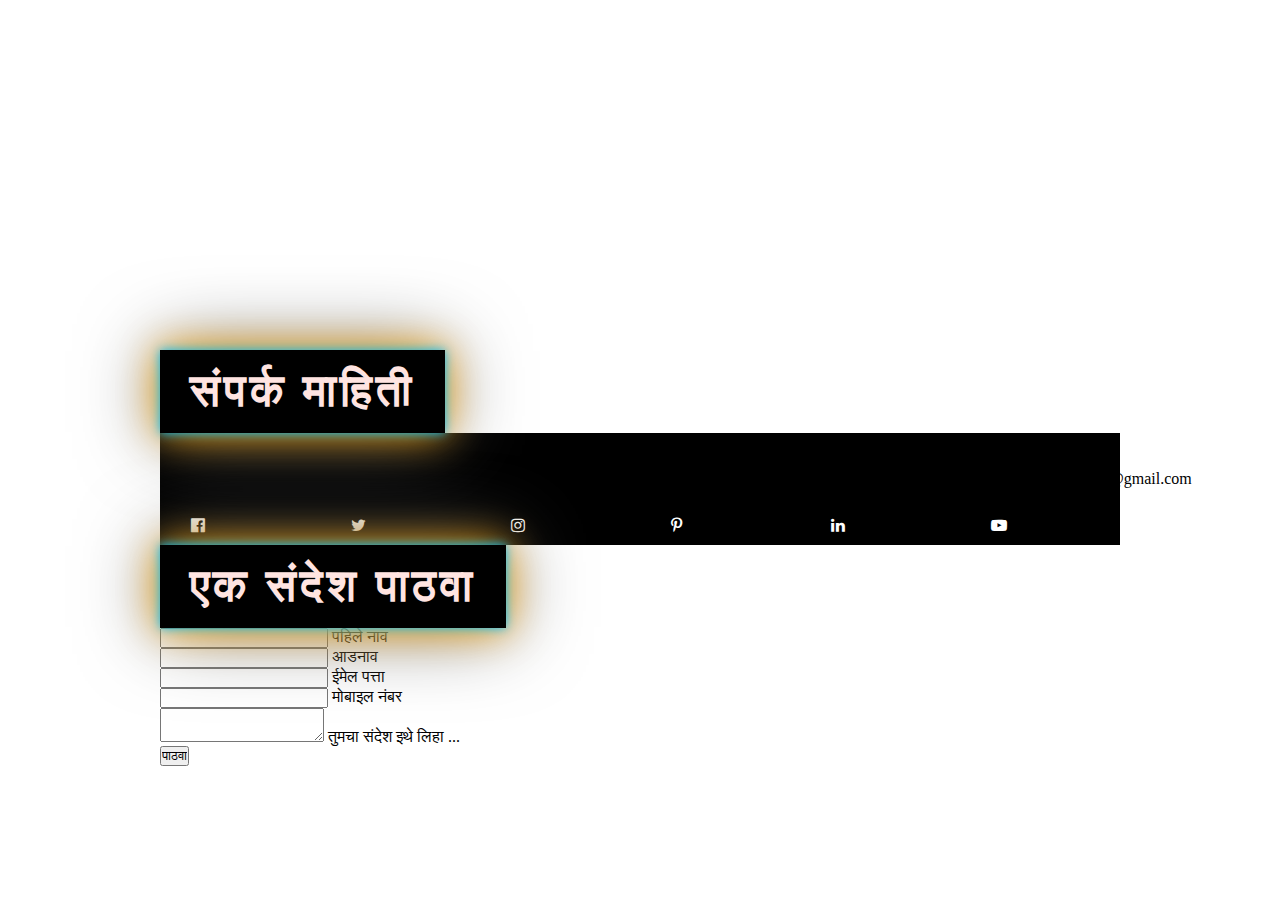
<file: marathi.html>
<!DOCTYPE html>
<html>
<head>
	<meta name="viewport" content="width=device-width,initial-scale=1.0">
	<title>संपर्क करा</title>
	<link rel="stylesheet" type="text/css" href="css/style.css">
	<link rel="stylesheet" href="https://stackpath.bootstrapcdn.com/font-awesome/4.7.0/css/font-awesome.min.css" integrity="sha384-wvfXpqpZZVQGK6TAh5PVlGOfQNHSoD2xbE+QkPxCAFlNEevoEH3Sl0sibVcOQVnN" crossorigin="anonymous">
</head>
<body>
<section>
	<div class="container">
		<div class="contactInfo">
			<div>
				<h2>संपर्क माहिती</h2>
				<ul class="Info">
					<li>
						<span><i id="social-icon" class="fa fa-map-marker"></i></span>
				<span> bhartiya vidyapeet ,New mumbai</span>
				</li>
			
						<li><span><i id="social-icon" class="fa fa-phone"></i></span>
					<span>9890756103, 9867914780</span>
				</li>
				
			<li><span><i id="social-icon" class="fa fa-envelope-o"></i></span>
				<span>aakankshapatil366@gmail.com</span>
					</li>
		       </ul>
		   </div>
				<ul class="sci">
					<li> <a href="#"><i id="social-icon" class="fa fa-facebook-official"></i></a></li>
					<li><a href="#"><i id="social-icon" class="fa fa-twitter"></i></a> </li>
					<li> <a href="#"><i id="social-icon" class="fa fa-instagram"></i></a></li>
					<li><a href="#"><i id="social-icon" class="fa fa-pinterest-p"></i></a></li>
					<li><a href="#"><i id="social-icon" class="fa fa-linkedin"></i> </a></li>
					<li><a href="#"><i id="social-icon" class="fa fa-youtube-play"></i></a></li>
				</ul>
			
		</div>
		<div class="contactForm">
			<h2>एक संदेश पाठवा</h2>
			<div class="formBox">
				<div class="inputBox w50">
					<input type="text" name="" required>
					<span>पहिले नाव</span>
				</div>
				<div class="inputBox w50">
					<input type="text" name="" required>
					<span>आडनाव</span>
			
				</div>
				<div class="inputBox w50">
					<input type="text" name="" required>
					<span>ईमेल पत्ता</span>
				</div>
				<div class="inputBox w50">
					<input type="text" name="" required>
					<span>मोबाइल नंबर</span>
				</div>
				<div class="inputBox w100">
                <textarea name="" required></textarea>
					<span>तुमचा संदेश इथे लिहा ...</span>
				</div>
				<div class="inputBox w100">
					<input type="submit" value="पाठवा">
				</div>
			</div>
		</div>
	</div>
</section>
</body>
</html>
</file>
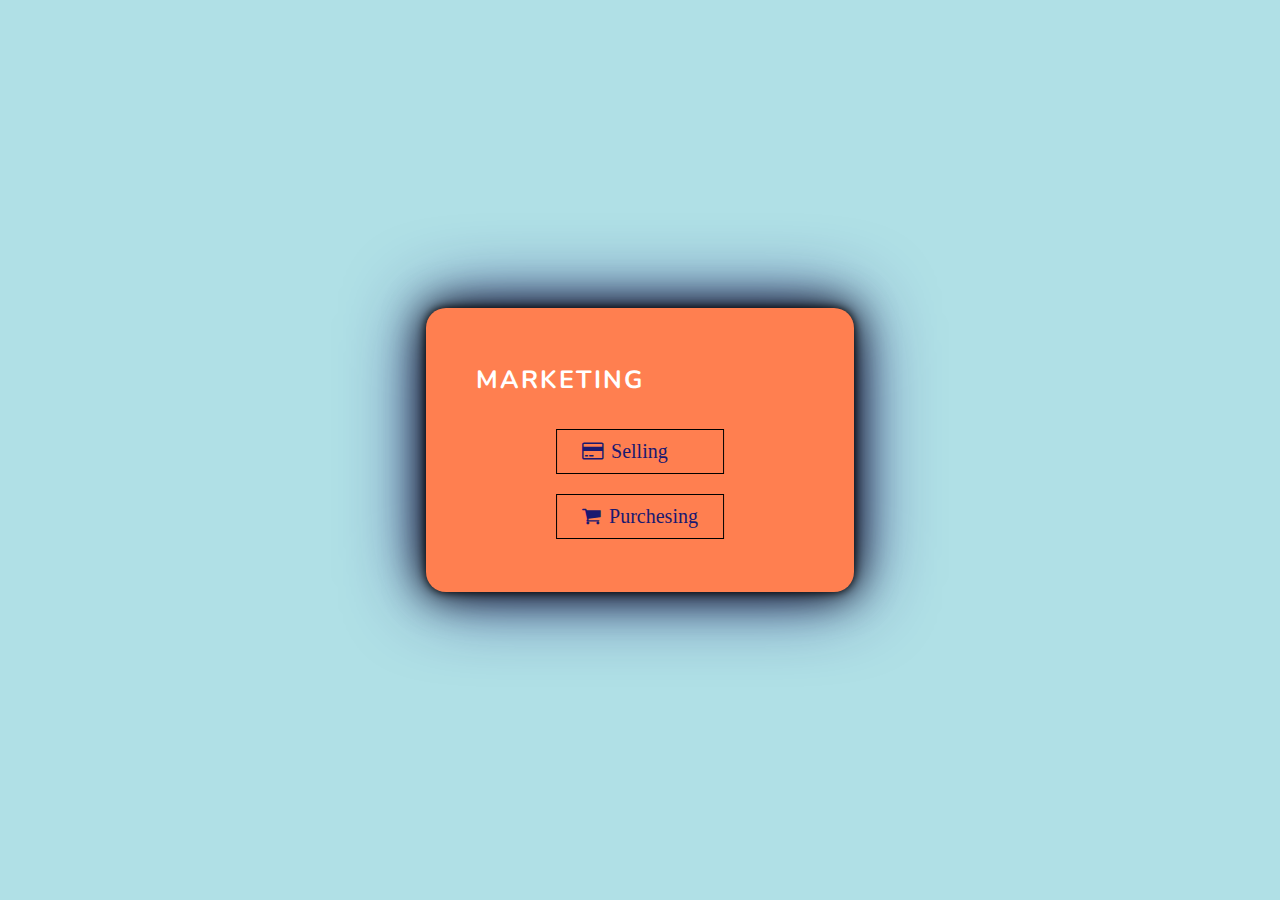
<file: marketing.html>
<!DOCTYPE html>
<html>
<head>
	<title>Marketing Page</title>
	<meta charset="UTF-8">
  <meta name="viewport" content="width=device-width,initial-scale=1">
  <link rel="stylesheet" type="text/css" href="css/marketing.css">
    <link rel="stylesheet" type="text/css" href="https://stackpath.bootstrapcdn.com/font-awesome/4.7.0/css/font-awesome.min.css">
    <link rel="preconnect" href="https://fonts.gstatic.com">
<link href="https://fonts.googleapis.com/css2?family=Nunito:wght@400;700;800;900&display=swap" rel="stylesheet">
</head>
<body>
	<section>
		<div class="title">
	<h2>Marketing</h2>
	
			<div class="container">
			<a href="file:///C:/Users/AAKANKSHA/OneDrive/Desktop/coding%20file/selling%20page/index.html" class ="btn btn1"><i class="fa fa-credit-card"></i>Selling</a>
       
        <a href="#" class="btn btn2"><i class="fa fa-shopping-cart"></i>Purchesing</a>
			</ul>
		</div>	

		</div>
		
	</div>

</body>
</section>
</html>
</file>
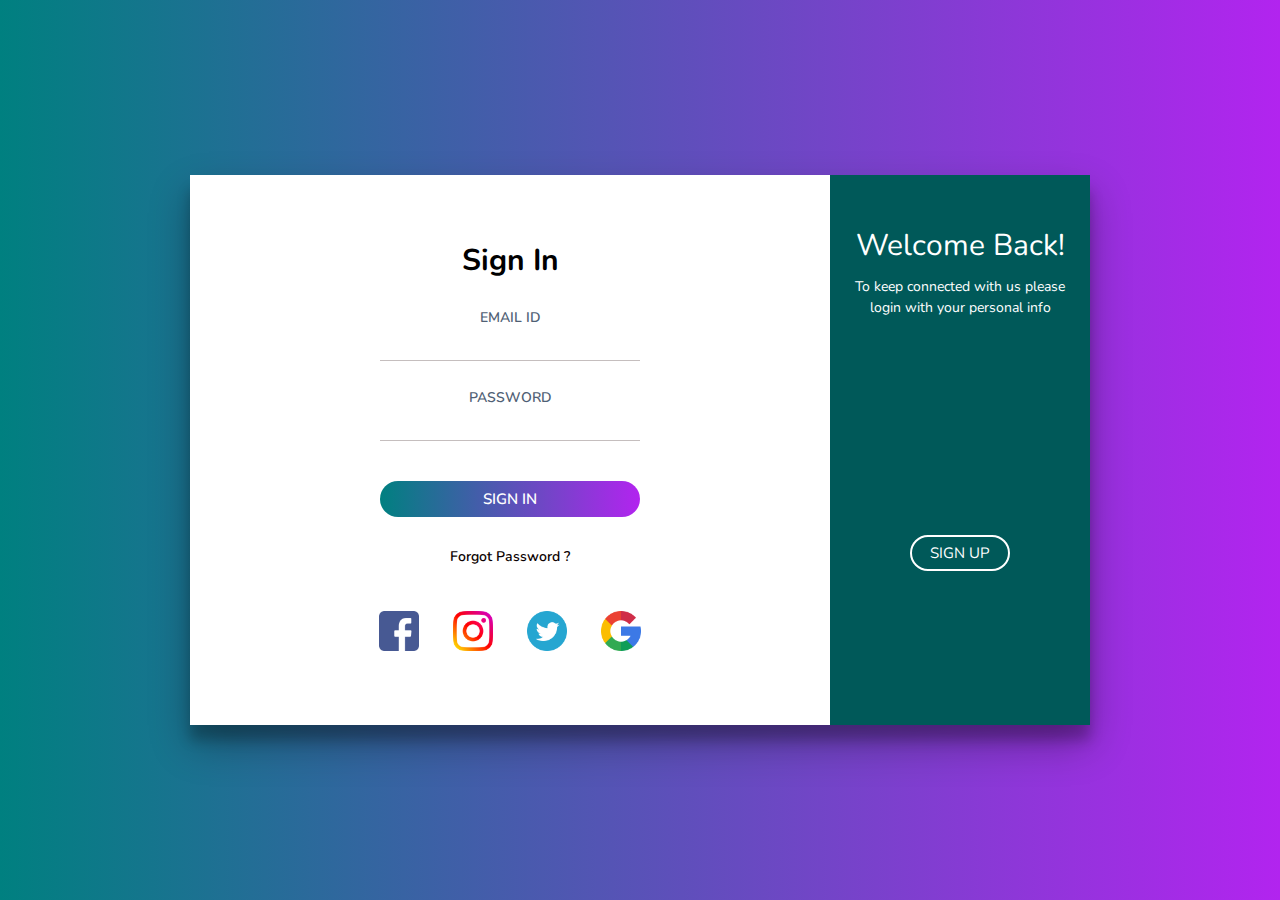
<file: signup.html>
<!DOCTYPE html>
<html>
<head>
  <title>signup and login</title>
  <meta charset="UTF-8">
  <meta name="viewport" content="width=device-width,initial-scale=1">
  <link rel="stylesheet" type="text/css" href="css/singup.css">
    <link rel="stylesheet" type="text/css" href="https://stackpath.bootstrapcdn.com/font-awesome/4.7.0/css/font-awesome.min.css">
    <link rel="preconnect" href="https://fonts.gstatic.com">
<link href="https://fonts.googleapis.com/css2?family=Nunito:wght@400;700;800;900&display=swap" rel="stylesheet">
</head>
<body>
  <form method="POST" action="connect.php"></form>
<div class="cont">
  <div class="form sign-in">
    <h2>Sign In</h2>
    <label>
      <span>Email Id</span>
      <input type="email" name="email">
    </label>
     <label>
      <span>Password</span>
      <input type="Password" name="Password">
    </label>
    <button class="submit" type="button">Sign In</button>
    <p class="forgot-pass">Forgot Password ?</p>
        
  <div class="social-media">
    <ul>
      <li><img src="facebook.png"></li>
      <li><img src="instagram.png"></li>
      <li><img src="twitter.png"></li>
      <li><img src="google.png"></li>
    </ul>
  </div>
 </div>

 <div class="sub-cont">
  <div class="img">
    <div class="img-text m-up">
    <h2>Welcome Back!</h2>
      <p>To keep connected with us please login with your personal info</p>
  </div>
    <div class="img-text m-in">
    <h2>Hello Friend!</h2>
      <p>Enter your details and start joureney with us</p>
   </div>
   <div class="img-btn">
    <span class="m-up">Sign Up</span>
    <span class="m-in">Sign In</span> 
   </div>
 </div>
 <div class="form sign-up">
   <h2>Sign Up</h2>
   <label>
     <span>Name</span>
     <input type="text">
   </label>
    <label>
     <span>Email</span>
     <input type="email">
   </label>
    <label>
     <span>Password</span>
     <input type="Password">
   </label>
    <label>
     <span>Confirm Password</span>
     <input type="Password">
   </label>
   <button type="button" class="submit">Sign Up Now</button>
 </div>
</div>
</div>
</div>
<script type="text/javascript" src="singup.js"></script>
</form>
</body>
</html>
</file>
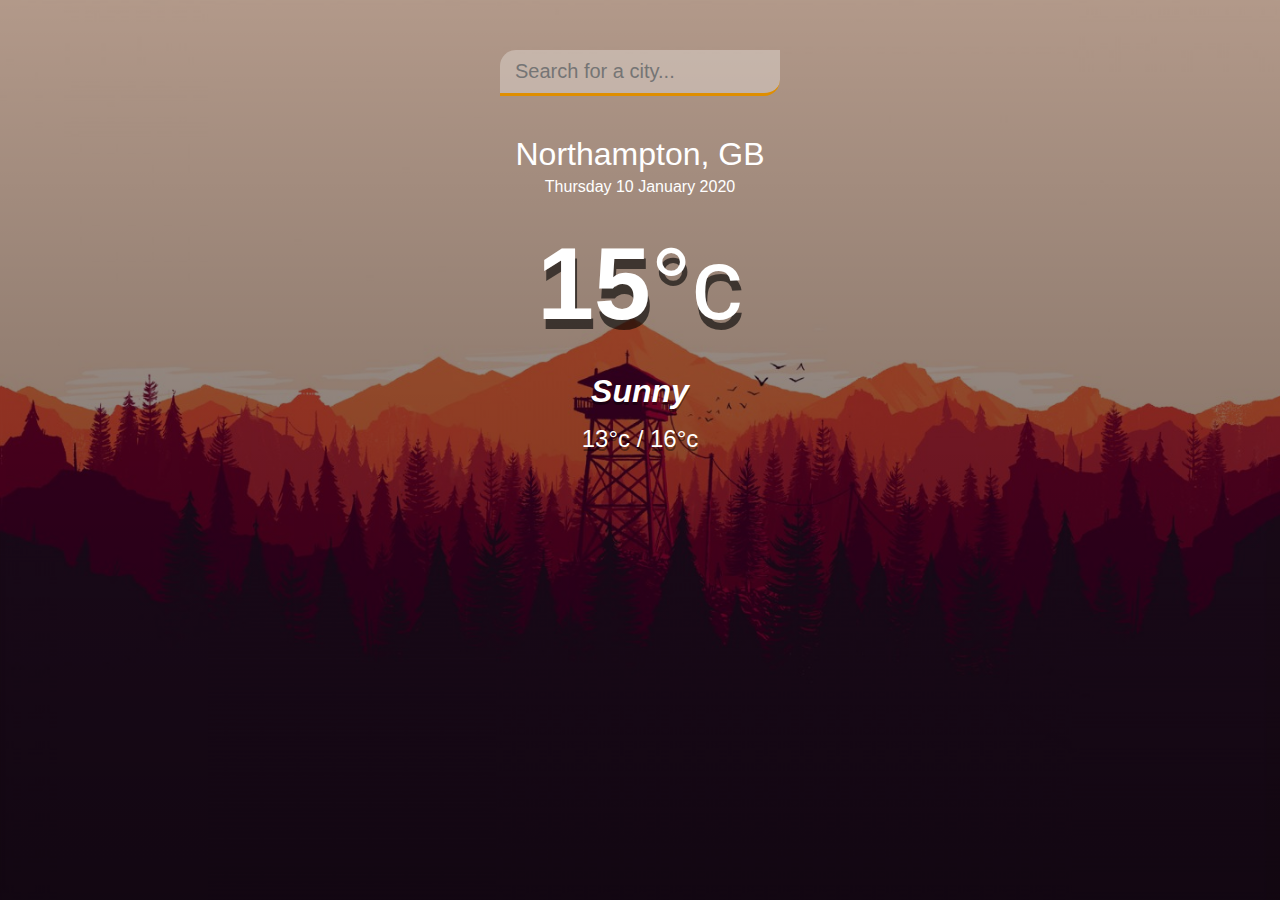
<file: weather.html>
<!DOCTYPE html>
<html lang="en">
<head>
  <meta charset="UTF-8">
  <meta name="viewport" content="width=device-width, initial-scale=1.0">
  <meta http-equiv="X-UA-Compatible" content="ie=edge">
  <title>Weather app</title>
 <link rel="stylesheet"  href="css/weather.css">
</head>
<body>
  <div class="app-wrap">
    <header>
      <input type="text" autocomplete="off" class="search-box" placeholder="Search for a city..." />
    </header>
    <main>
      <section class="location">
        <div class="city">Northampton, GB</div>
        <div class="date">Thursday 10 January 2020</div>
      </section>
      <div class="current">
        <div class="temp">15<span>°c</span></div>
        <div class="weather">Sunny</div>
        <div class="hi-low">13°c / 16°c</div>
      </div>
    </main>
  </div>
  <script src="main.js"></script>
</body>
</html>
</file>
<file: css/style.css>
*{
	margin: 0;
	padding: 0;
	font-family: consolas;
}
header{
	background-image: url(../1.jpg);
    height: 100vh;
	background-size: cover;
	background-position: center;
	box-sizing: border-box;
}
.logo
{
	width: 150px;
	cursor: pointer;
}
ul {
	background: #000;
	display: flex;
	align-items: center;
	justify-content: space-between;
}
ul li {
    width: 100px;
	margin:0 20px;
	padding:10px;

}	
 ul li a{
	text-decoration: none;
	color: #fff;
    border: 1px solid transparent;
	transition: 0.6s ease;
	cursor: pointer;
	}
 ul li .fa{
	margin-right: 5px
	}	
 ul li a:hover{
	background-color: #fff;
	color: #000;
}
.sub-menu-1
{
	display: none;
}
 ul li:hover .sub-menu-1{
	display: block;
	position: absolute;
	background:#808080;
	margin-top: 5px;
	margin-left: -10px;
}
 
 ul li:hover .sub-menu-1 ul
{
	display: block;
	margin: 15px;
}
ul li:hover .sub-menu-1 ul li
{
	width: 200px;
	padding: 10px;
	border-bottom: 1px dotted #fff;
    background: transparent;
    border-radius: 0
    text-align:left;
}
ul li:hover .sub-menu-1 ul li:last-child
{
	border-bottom: none;
}
ul li:hover .sub-menu-1 ul li a:hover
{
	color: #191970;
}
.fa-angle-right
{
	float: right;
	color: #fff;
}
.sub-menu-2
{
display: none;
}
.hover-me:hover .sub-menu-2
{
	position: absolute; 
	display: block;
	margin-top: -10px;
	margin-left: 180px;
	background: rgb(47,79,79);
}

.title{
	position: absolute;
	top: 50%;
	left:50%;
	transform: translate(-50%,-50%);
	display: table-column;
	justify-content: center;
	align-items: center;
}	
h2{
	font-family: Fantasy;
	position: relative;
	display: inline-block;
	padding: 15px 30px;
	color: #000;
	text-transform: uppercase;
	letter-spacing: 4px;
	text-decoration: none;
	font-size: 45px;
	color: #FFE4E1	;
	background:#000;
    box-shadow: 0 0 10px #00BFFF, 0 0 40px #FFA500, 0 0 80px #696969;
    }
 .container{
position: absolute;
	top: 62%;
	left:50%;
	transform: translate(-50%,-50%);
}
.btn{
	border: 1px solid #000;
	background: none;
	padding: 10px 15px;
	font-size: 20px;
	text-decoration: none;
	font-family: "montserrat";
	cursor: pointer;
	margin: 10px;
	transition: 0.8;
}
btn .fa{
margin-right: 8px
 }
.btn1,.btn2,.btn3{
	color: #191970;
}

.btn1:hover,.btn2:hover,.btn3:hover{
	color: #000;
	background:#fff;
	box-shadow: 0 0 10px #000, 0 0 40px #000, 0 0 80px #000;
    transition-delay: 0s;
}

.btn .fa{
	margin-right: 8px
	}
.btn:before{
	content: "",
	position:absolute;
	left: 0;
	width: 100;
	height: 100;
	background: #800000;
	z-index: -1;
}
</file>
<file: css/marketing.css>
*{
	margin: 0;
	padding: 0;
	box-sizing: border-box;
	font-family: 'poppins',sans-serif;
}
section
{
	position: relative;
	justify-content: center;
	display: flex;
	align-items: center;
	min-height: 100vh;
	background:#B0E0E6;
}
section  .title
{
	position: absolute;
	top: 50%;
	left:50%;
	transform: translate(-50%,-50%);
	height: calc(80%-60%);
	background:#FF7F50;
	z-index: 1;
	padding: 100px;
	border-radius: 20px;
    display: table-column;
	flex-direction: column;
	justify-content: space-between;
	box-shadow:  0 0 10px #000, 0 0 40px #000,0 0 80px #191970;
}
	h2{
	font-family:'Nunito', sans-serif; 
	position: relative;
	top:-70px;
    left:-80px;
	display: inline-block;
	padding: 25px 30px;
	color: #000;
	text-transform: uppercase;
	letter-spacing: 2px;
	text-decoration: none;
	font-size: 25px;
	color: #fff;
}
 .container{
position: absolute;
	top: 62%;
	left:50%;
	transform: translate(-50%,-50%);
	
}
.btn{
	border: 1px solid #000;
	background: none;
	padding: 10px 25px;
	font-size: 20px;
	text-decoration: none;
	font-family: "montserrat";
	cursor: pointer;
	margin: 20px;
	display: block;
	transition: 0.8;
	justify-content: space-between;
}
btn .fa{
margin-right: 8px
 }
.btn1,.btn2{
	color: #191970;
}
.btn1:hover,.btn2:hover
{
	color: #000;
	background:#fff;
	box-shadow: 0 0 10px #000, 0 0 40px #000, 0 0 80px #000;
    transition-delay: 0s;
}
.btn .fa{
	margin-right: 8px
	}
.btn:before{
	content: "",
	position:absolute;
	left: 0;
	width: 100;
	height: 100;
	background: #800000;
	z-index: -1;
}
</file>
<file: css/singup.css>
*, *:before, *:after{
  margin: 0;
  padding: 0;
  box-sizing: border-box;
  font-family: 'Nunito', sans-serif;
}

body{
  width: 100%;
  height: 100vh;
  display: flex;
  justify-content: center;
  align-items: center;
  background: -webkit-linear-gradient(left,#008080, #b224ef);
  font-family: 'Nunito', sans-serif;
}

input, button{
  border:none;
  outline: none;
  background: none;
}

.cont{
  overflow: hidden;
  position: relative;
  width: 900px;
  height: 550px;
  background: #fff;
  box-shadow: 0 19px 38px rgba(0, 0, 0, 0.30), 0 15px 12px rgba(0, 0, 0, 0.22);
}

.form{
  position: relative;
  width: 640px;
  height: 100%;
  padding: 50px 30px;
  -webkit-transition:-webkit-transform 1.2s ease-in-out;
  transition: -webkit-transform 1.2s ease-in-out;
  transition: transform 1.2s ease-in-out;
  transition: transform 1.2s ease-in-out, -webkit-transform 1.2s ease-in-out;
}

h2{
  width: 100%;
  font-size: 30px;
  text-align: center;
}

label{
  display: block;
  width: 260px;
  margin: 25px auto 0;
  text-align: center;
}

label span{
  font-size: 14px;
  font-weight: 600;
  color: #505f75;
  text-transform: uppercase;
}

input{
  display: block;
  width: 100%;
  margin-top: 5px;
  font-size: 16px;
  padding-bottom: 5px;
  border-bottom: 1px solid rgba(109, 93, 93, 0.4);
  text-align: center;
  font-family: 'Nunito', sans-serif; 
}

button{
  display: block;
  margin: 0 auto;
  width: 260px;
  height: 36px;
  border-radius: 20px;
  color: #fff;
  font-size: 15px;
  cursor: pointer;
}

.submit{
  margin-top: 40px;
  margin-bottom: 30px;
  text-transform: uppercase;
  font-weight: 600;
  font-family: 'Nunito', sans-serif;
  background: -webkit-linear-gradient(left,#008080, #b224ef);
}

.submit:hover{
  background: -webkit-linear-gradient(left,#b224ef,#008080);
}

.forgot-pass{
  margin-top: 15px;
  text-align: center;
  font-size: 14px;
  font-weight: 600;
  color: #0c0101;
  cursor: pointer;
}

.forgot-pass:hover{
  color: red;
}

.social-media{
  width: 100%;
  text-align: center;
  margin-top: 20px;
}

.social-media ul{
  list-style: none;
}

.social-media ul li{
  display: inline-block;
  cursor: pointer;
  margin: 25px 15px;
}

.social-media img{
  width: 40px;
  height: 40px;
}

.sub-cont{
  overflow: hidden;
  position: absolute;
  left: 640px;
  top: 0;
  width: 900px;
  height: 100%;
  padding-left: 260px;
  background: #fff;
  -webkit-transition: -webkit-transform 1.2s ease-in-out;
  transition: -webkit-transform 1.2s ease-in-out;
  transition: transform 1.2s ease-in-out;
}

.cont.s-signup .sub-cont{
  -webkit-transform:translate3d(-640px, 0, 0);
          transform:translate3d(-640px, 0, 0);
}

.img{
  overflow: hidden;
  z-index: 2;
  position: absolute;
  left: 0;
  top: 0;
  width: 260px;
  height: 100%;
  padding-top: 360px;
}

.img:before{
  content: '';
  position: absolute;
  right: 0;
  top: 0;
  width: 900px;
  height: 100%;
  background-color: #008080;
  background-size: cover;
  transition: -webkit-transform 1.2s ease-in-out;
  transition: transform 1.2s ease-in-out, -webkit-transform 1.2s ease-in-out;
}

.img:after{
  content: '';
  position: absolute;
  left: 0;
  top: 0;
  width: 100%;
  height: 100%;
  background: rgba(0,0,0,0.3);
}

.cont.s-signup .img:before{
  -webkit-transform:translate3d(640px, 0, 0);
          transform:translate3d(640px, 0, 0);
}

.img-text{
  z-index: 2;
  position: absolute;
  left: 0;
  top: 50px;
  width: 100%;
  padding: 0 20px;
  text-align: center;
  color: #fff;
  -webkit-transition:-webkit-transform 1.2s ease-in-out;
  transition: -webkit-transform 1.2s ease-in-out;
  transition: transform 1.2s ease-in-out, -webkit-transform 1.2s ease-in-out;
}

.img-text h2{
  margin-bottom: 10px;
  font-weight: normal;
}

.img-text p{
  font-size: 14px;
  line-height: 1.5;
}

.cont.s-signup .img-text.m-up{
  -webkit-transform:translateX(520px);
          transform:translateX(520px);
}

.img-text.m-in{
  -webkit-transform:translateX(-520px);
          transform:translateX(-520px);
}

.cont.s-signup .img-text.m-in{
  -webkit-transform:translateX(0);
          transform:translateX(0);
}


.sign-in{
  padding-top: 65px;
  -webkit-transition-timing-function:ease-out;
          transition-timing-function:ease-out;
}

.cont.s-signup .sign-in{
  -webkit-transition-timing-function:ease-in-out;
          transition-timing-function:ease-in-out;
  -webkit-transition-duration:1.2s;
          transition-duration:1.2s; 
  -webkit-transform:translate3d(640px, 0, 0);
          transform:translate3d(640px, 0, 0);
}

.img-btn{
  overflow: hidden;
  z-index: 2;
  position: relative;
  width: 100px;
  height: 36px;
  margin: 0 auto;
  background: transparent;
  color: #fff;
  text-transform: uppercase;
  font-size: 15px;
  cursor: pointer;
}

.img-btn:after{
  content: '';
  z-index: 2;
  position: absolute;
  left: 0;
  top: 0;
  width: 100%;
  height: 100%;
  border: 2px solid #fff;
  border-radius: 30px;
}

.img-btn span{
  position: absolute;
  left: 0;
  top: 0;
  display: -webkit-box;
  display: flex;
  -webkit-box-pack:center;
  justify-content: center;
  align-items: center;
  width: 100%;
  height: 100%;
  -webkit-transition:-webkit-transform 1.2s;
  transition: -webkit-transform 1.2s;
  transition: transform 1.2s;
  transition: transform 1.2s, -webkit-transform 1.2s;;
}

.img-btn span.m-in{
  -webkit-transform:translateY(-72px);
          transform:translateY(-72px);
}

.cont.s-signup .img-btn span.m-in{
  -webkit-transform:translateY(0);
          transform:translateY(0);
}

.cont.s-signup .img-btn span.m-up{
  -webkit-transform:translateY(72px);
          transform:translateY(72px);
}

.sign-up{
  -webkit-transform:translate3d(-900px, 0, 0);
          transform:translate3d(-900px, 0, 0);
}

.cont.s-signup .sign-up{
  -webkit-transform:translate3d(0, 0, 0);
          transform:translate3d(0, 0, 0);
}
</file>
<file: css/weather.css>
* {
  margin: 0;
  padding: 0;
  box-sizing: border-box;
}

body {
  font-family: 'montserrat', sans-serif;
  background-image: url(../bg.jpg);
  background-size: cover;
  background-position: top center;
}

.app-wrap {
  display: flex;
  flex-direction: column;
  min-height: 100vh;
  background-image: linear-gradient(to bottom, rgba(0, 0, 0, 0.3), rgba(0, 0, 0, 0.6));
}

header {
  display: flex;
  justify-content: center;
  align-items: center;
  padding: 50px 15px 15px;
}

header input {
  width: 100%;
  max-width: 280px;
  padding: 10px 15px;
  border: none;
  outline: none;
  background-color: rgba(255, 255, 255, 0.3);
  border-radius: 16px 0px 16px 0px;
  border-bottom: 3px solid #DF8E00;
  
  color: #313131;
  font-size: 20px;
  font-weight: 300;
  transition: 0.2s ease-out;
}

header input:focus {
  background-color: rgba(255, 255, 255, 0.6);
}

main {
  flex: 1 1 100%;
  padding: 25px 25px 50px;
  display: flex;
  flex-direction: column;
  align-items: center;
  text-align: center;
}

.location .city {
  color: #FFF;
  font-size: 32px;
  font-weight: 500;
  margin-bottom: 5px;
}

.location .date {
  color: #FFF;
  font-size: 16px;
}

.current .temp {
  color: #FFF;
  font-size: 102px;
  font-weight: 900;
  margin: 30px 0px;
  text-shadow: 2px 10px rgba(0, 0, 0, 0.6);
}

.current .temp span {
  font-weight: 500;
}

.current .weather {
  color: #FFF;
  font-size: 32px;
  font-weight: 700;
  font-style: italic;
  margin-bottom: 15px;
  text-shadow: 0px 3px rgba(0, 0, 0, 0.4);
}

.current .hi-low {
  color: #FFF;
  font-size: 24px;
  font-weight: 500;
  text-shadow: 0px 4px rgba(0, 0, 0, 0.4);
}
</file>
